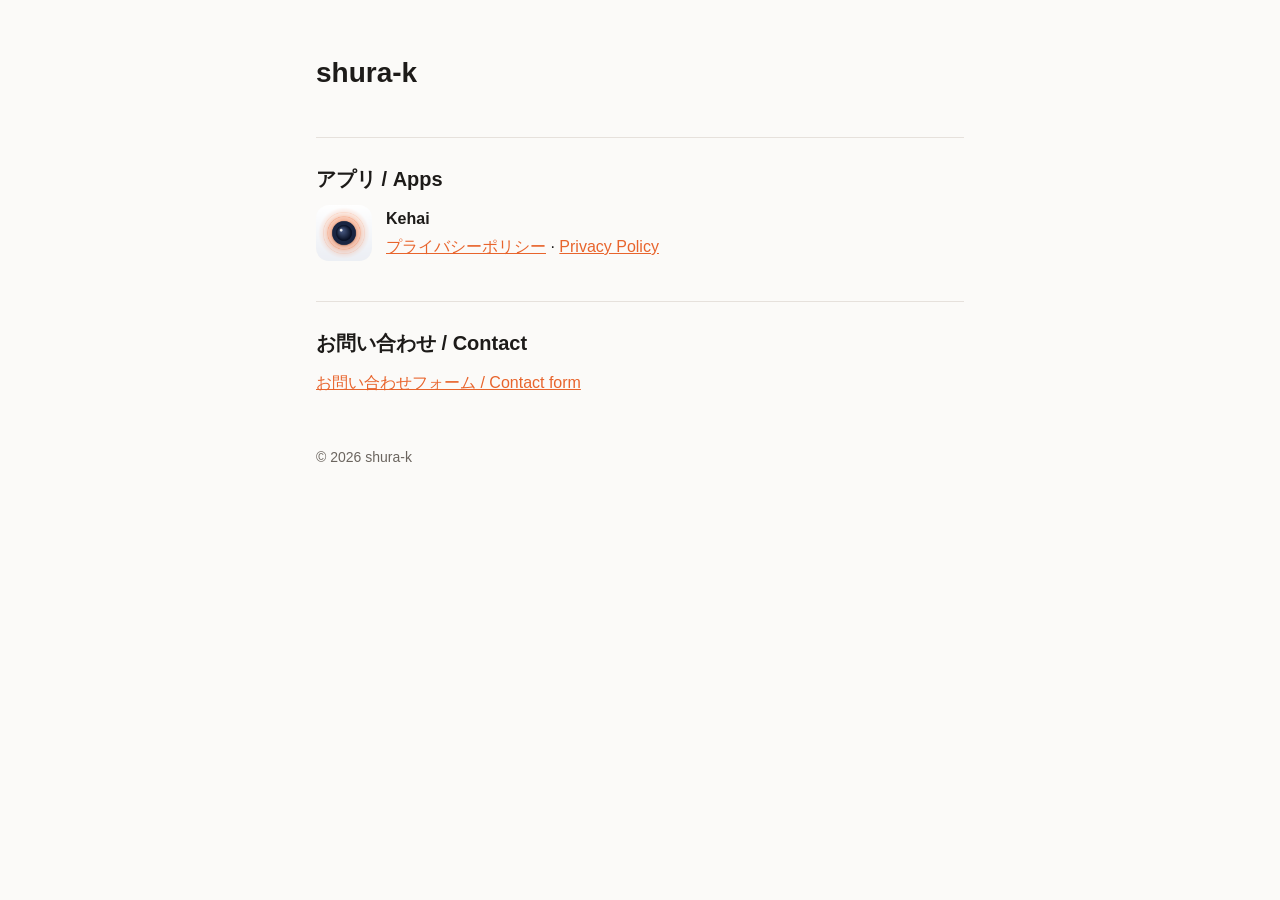
<file: index.html>
<!doctype html>
<html lang="ja">
<head>
<meta charset="utf-8">
<meta name="viewport" content="width=device-width, initial-scale=1">
<meta name="robots" content="noindex">
<title>shura-k</title>
<link rel="stylesheet" href="style.css">
</head>
<body>
<main>
<h1>shura-k</h1>

<h2>アプリ / Apps</h2>
<header><img src="icon.png" alt=""><div><strong>Kehai</strong><br><a href="privacy.html">プライバシーポリシー</a> · <a href="privacy.html#en">Privacy Policy</a></div></header>

<h2>お問い合わせ / Contact</h2>
<p><a href="https://docs.google.com/forms/d/e/1FAIpQLSd5eK8iI_DYo_iyQyx9oPO7WcV6CseFtpCJfXmARG6LDIoxdA/viewform">お問い合わせフォーム / Contact form</a></p>

<footer>© 2026 shura-k</footer>
</main>
</body>
</html>
</file>
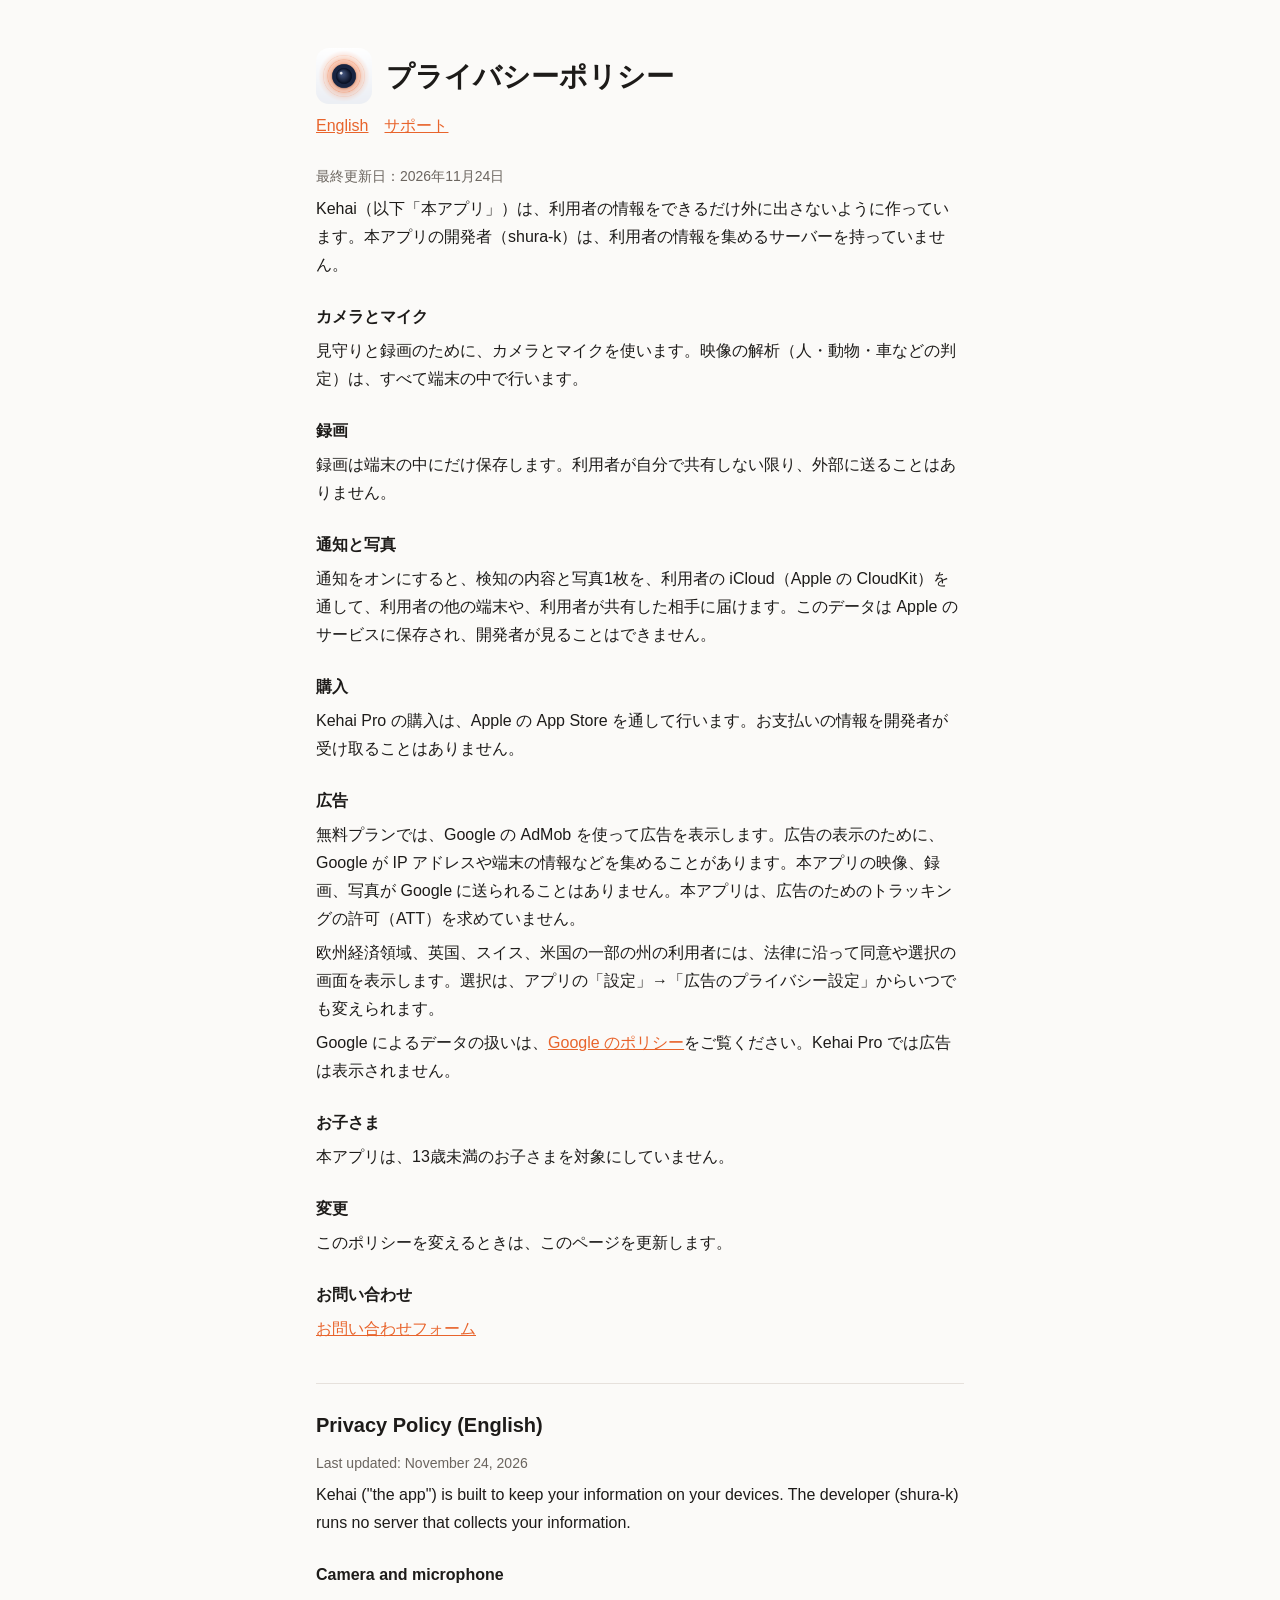
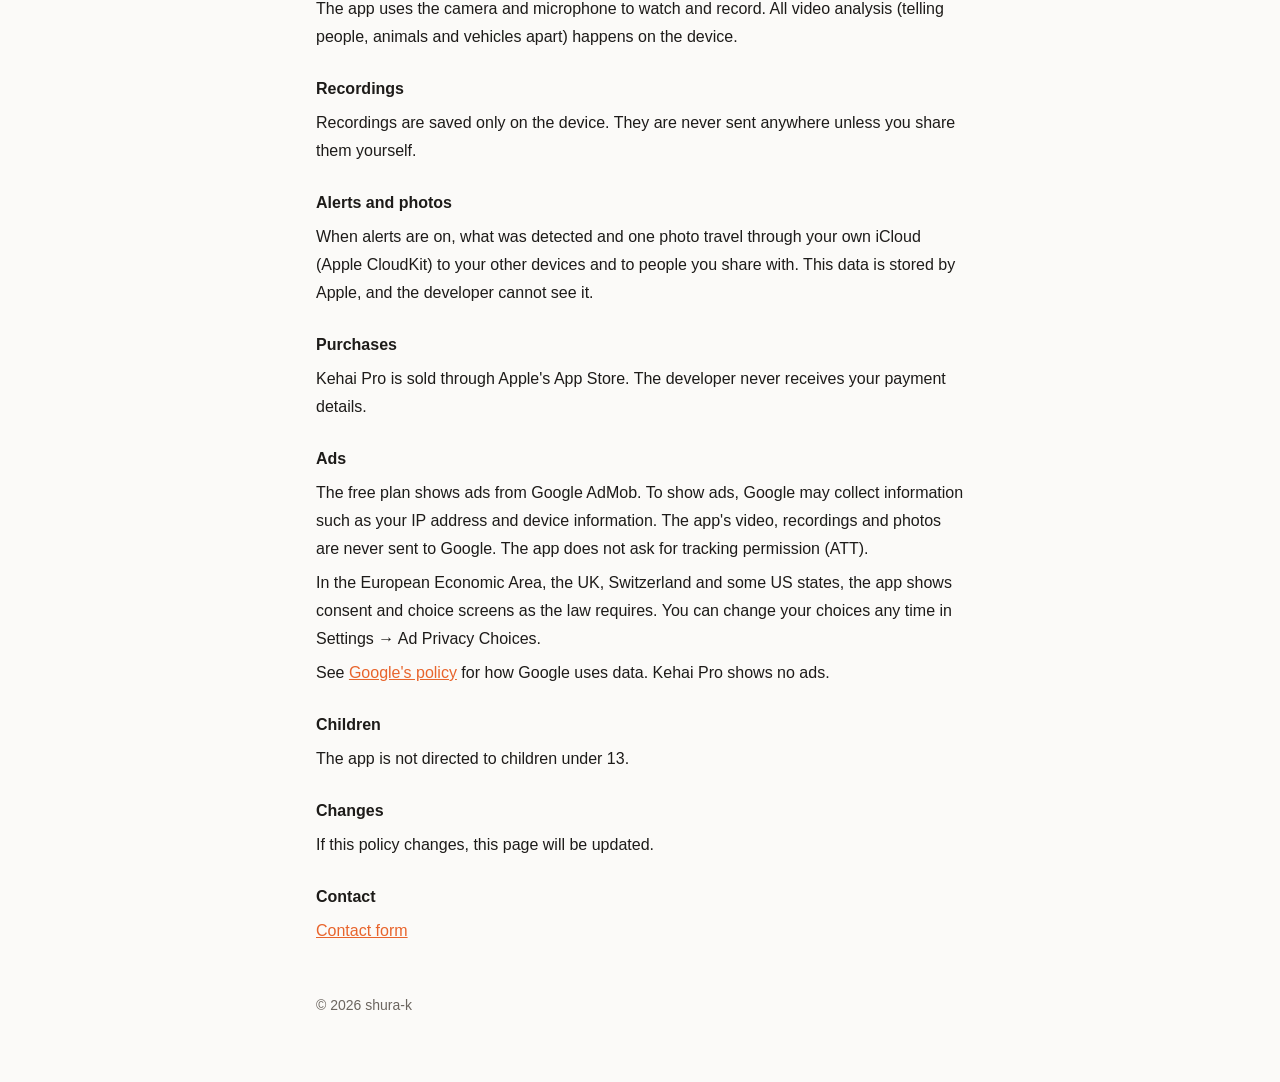
<file: privacy.html>
<!doctype html>
<html lang="ja">
<head>
<meta charset="utf-8">
<meta name="viewport" content="width=device-width, initial-scale=1">
<meta name="robots" content="noindex">
<title>Kehai プライバシーポリシー</title>
<link rel="stylesheet" href="style.css">
</head>
<body>
<main>
<header><img src="icon.png" alt=""><h1>プライバシーポリシー</h1></header>
<nav><a href="#en">English</a><a href="./">サポート</a></nav>
<p class="muted">最終更新日：2026年11月24日</p>

<p>Kehai（以下「本アプリ」）は、利用者の情報をできるだけ外に出さないように作っています。本アプリの開発者（shura-k）は、利用者の情報を集めるサーバーを持っていません。</p>

<h3>カメラとマイク</h3>
<p>見守りと録画のために、カメラとマイクを使います。映像の解析（人・動物・車などの判定）は、すべて端末の中で行います。</p>

<h3>録画</h3>
<p>録画は端末の中にだけ保存します。利用者が自分で共有しない限り、外部に送ることはありません。</p>

<h3>通知と写真</h3>
<p>通知をオンにすると、検知の内容と写真1枚を、利用者の iCloud（Apple の CloudKit）を通して、利用者の他の端末や、利用者が共有した相手に届けます。このデータは Apple のサービスに保存され、開発者が見ることはできません。</p>

<h3>購入</h3>
<p>Kehai Pro の購入は、Apple の App Store を通して行います。お支払いの情報を開発者が受け取ることはありません。</p>

<h3>広告</h3>
<p>無料プランでは、Google の AdMob を使って広告を表示します。広告の表示のために、Google が IP アドレスや端末の情報などを集めることがあります。本アプリの映像、録画、写真が Google に送られることはありません。本アプリは、広告のためのトラッキングの許可（ATT）を求めていません。</p>
<p>欧州経済領域、英国、スイス、米国の一部の州の利用者には、法律に沿って同意や選択の画面を表示します。選択は、アプリの「設定」→「広告のプライバシー設定」からいつでも変えられます。</p>
<p>Google によるデータの扱いは、<a href="https://policies.google.com/technologies/partner-sites">Google のポリシー</a>をご覧ください。Kehai Pro では広告は表示されません。</p>

<h3>お子さま</h3>
<p>本アプリは、13歳未満のお子さまを対象にしていません。</p>

<h3>変更</h3>
<p>このポリシーを変えるときは、このページを更新します。</p>

<h3>お問い合わせ</h3>
<p><a href="https://docs.google.com/forms/d/e/1FAIpQLSd5eK8iI_DYo_iyQyx9oPO7WcV6CseFtpCJfXmARG6LDIoxdA/viewform">お問い合わせフォーム</a></p>

<h2 id="en" lang="en">Privacy Policy (English)</h2>
<div lang="en">
<p class="muted">Last updated: November 24, 2026</p>
<p>Kehai ("the app") is built to keep your information on your devices. The developer (shura-k) runs no server that collects your information.</p>
<h3>Camera and microphone</h3>
<p>The app uses the camera and microphone to watch and record. All video analysis (telling people, animals and vehicles apart) happens on the device.</p>
<h3>Recordings</h3>
<p>Recordings are saved only on the device. They are never sent anywhere unless you share them yourself.</p>
<h3>Alerts and photos</h3>
<p>When alerts are on, what was detected and one photo travel through your own iCloud (Apple CloudKit) to your other devices and to people you share with. This data is stored by Apple, and the developer cannot see it.</p>
<h3>Purchases</h3>
<p>Kehai Pro is sold through Apple's App Store. The developer never receives your payment details.</p>
<h3>Ads</h3>
<p>The free plan shows ads from Google AdMob. To show ads, Google may collect information such as your IP address and device information. The app's video, recordings and photos are never sent to Google. The app does not ask for tracking permission (ATT).</p>
<p>In the European Economic Area, the UK, Switzerland and some US states, the app shows consent and choice screens as the law requires. You can change your choices any time in Settings → Ad Privacy Choices.</p>
<p>See <a href="https://policies.google.com/technologies/partner-sites">Google's policy</a> for how Google uses data. Kehai Pro shows no ads.</p>
<h3>Children</h3>
<p>The app is not directed to children under 13.</p>
<h3>Changes</h3>
<p>If this policy changes, this page will be updated.</p>
<h3>Contact</h3>
<p><a href="https://docs.google.com/forms/d/e/1FAIpQLSd5eK8iI_DYo_iyQyx9oPO7WcV6CseFtpCJfXmARG6LDIoxdA/viewform">Contact form</a></p>
</div>

<footer>© 2026 shura-k</footer>
</main>
</body>
</html>
</file>
<file: style.css>
:root { color-scheme: light dark; --bg: #fbfaf8; --fg: #1d1b19; --muted: #6b655f; --accent: #e8642c; --line: #e6e1dc; }
@media (prefers-color-scheme: dark) { :root { --bg: #141312; --fg: #f2efec; --muted: #a39d97; --line: #2c2a28; } }
* { box-sizing: border-box; }
body { margin: 0; background: var(--bg); color: var(--fg); font: 16px/1.75 -apple-system, BlinkMacSystemFont, "Hiragino Sans", "Helvetica Neue", sans-serif; }
main { max-width: 680px; margin: 0 auto; padding: 48px 16px 64px; }
header { display: flex; align-items: center; gap: 14px; margin-bottom: 8px; }
header img { width: 56px; height: 56px; border-radius: 13px; }
h1 { font-size: 28px; margin: 0; }
h2 { font-size: 20px; margin: 40px 0 8px; padding-top: 24px; border-top: 1px solid var(--line); }
h3 { font-size: 16px; margin: 24px 0 4px; }
p, li { margin: 6px 0; }
a { color: var(--accent); }
nav { margin: 8px 0 24px; color: var(--muted); }
nav a { margin-right: 16px; }
.muted { color: var(--muted); font-size: 14px; }
footer { margin-top: 48px; color: var(--muted); font-size: 14px; }
</file>
